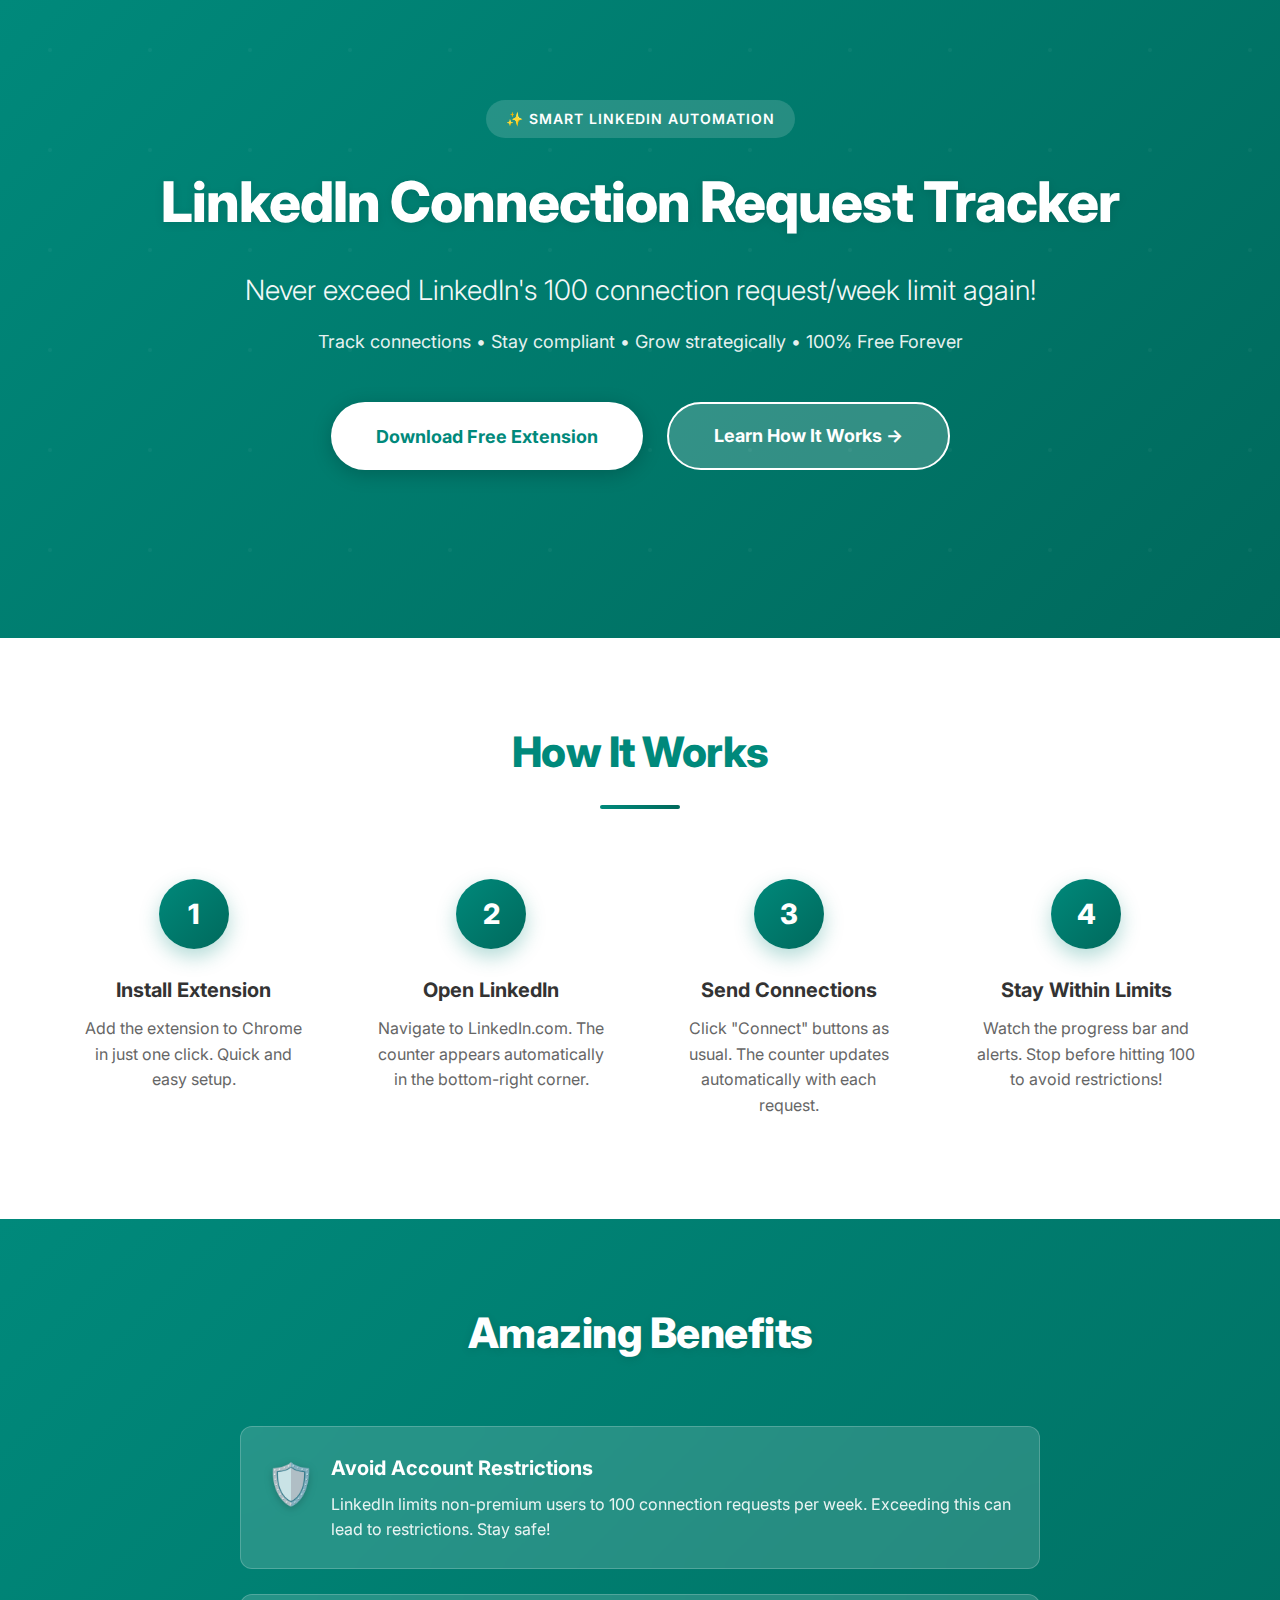
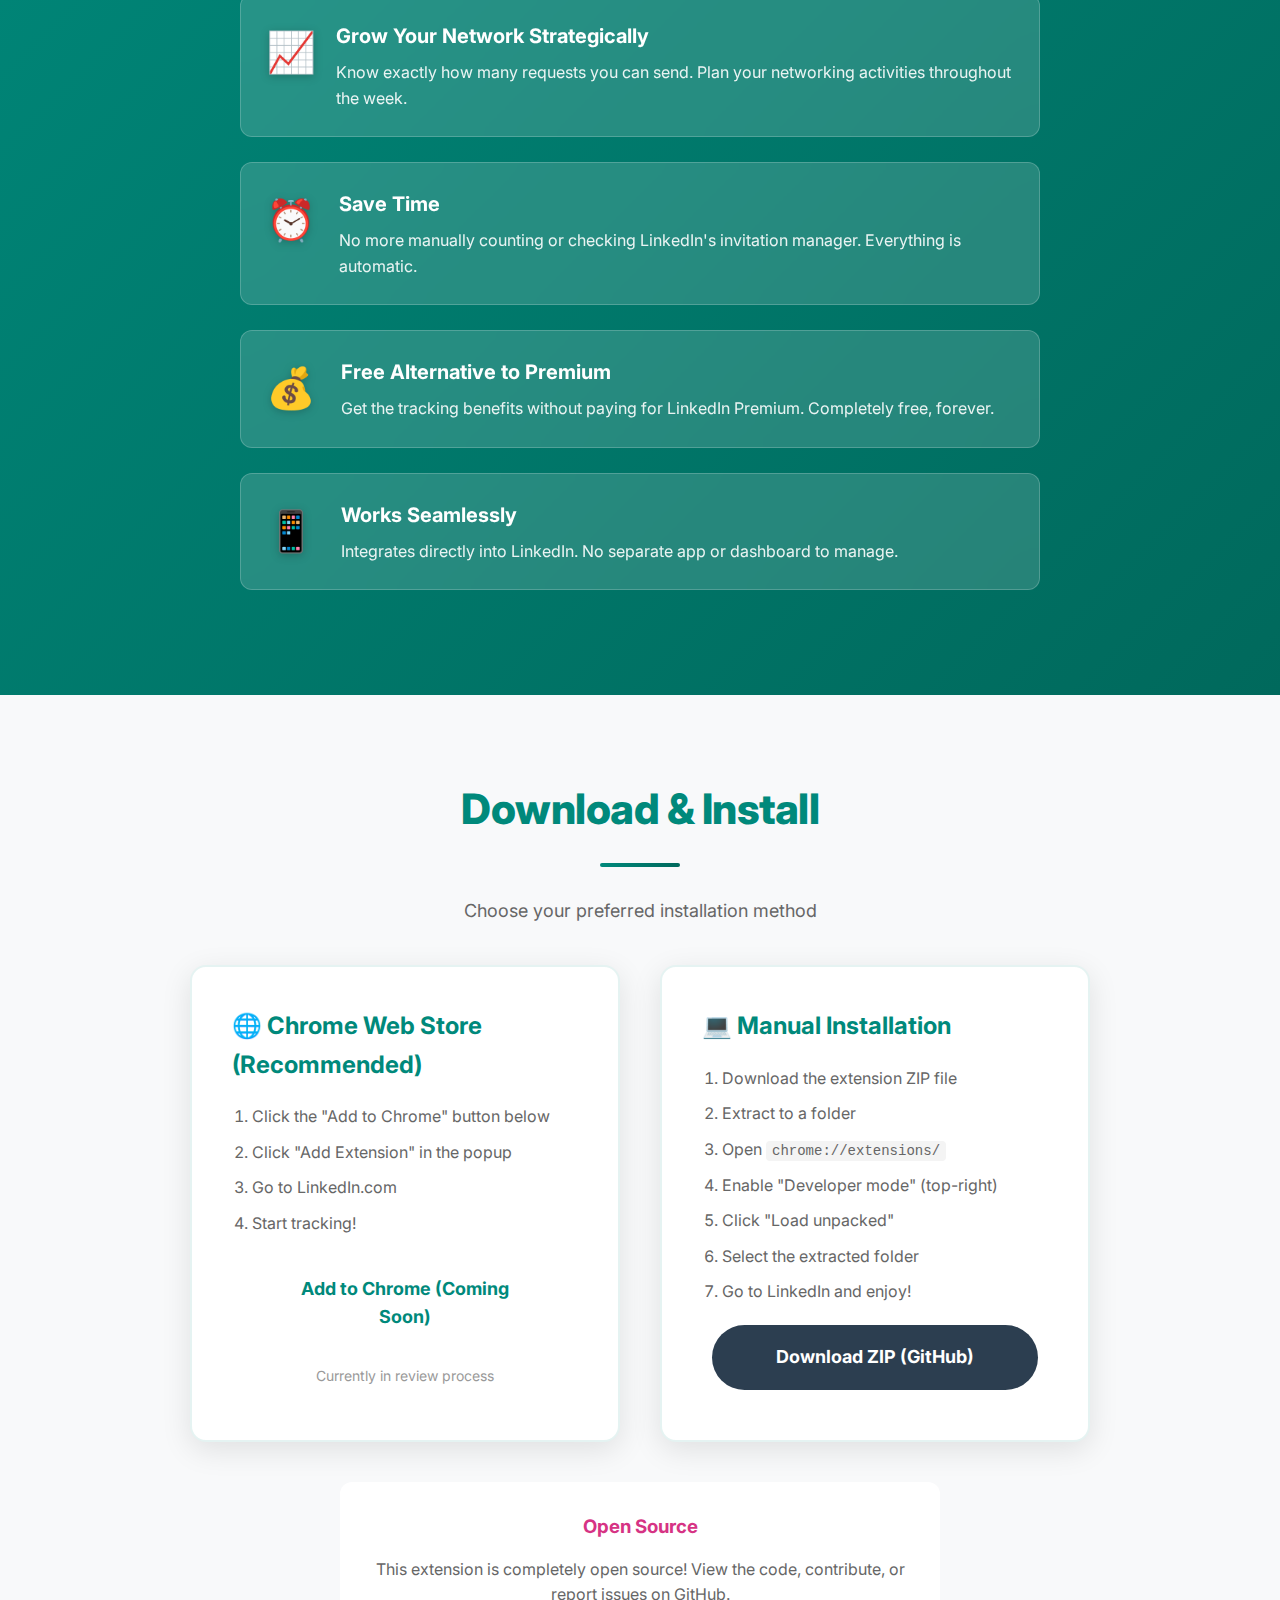
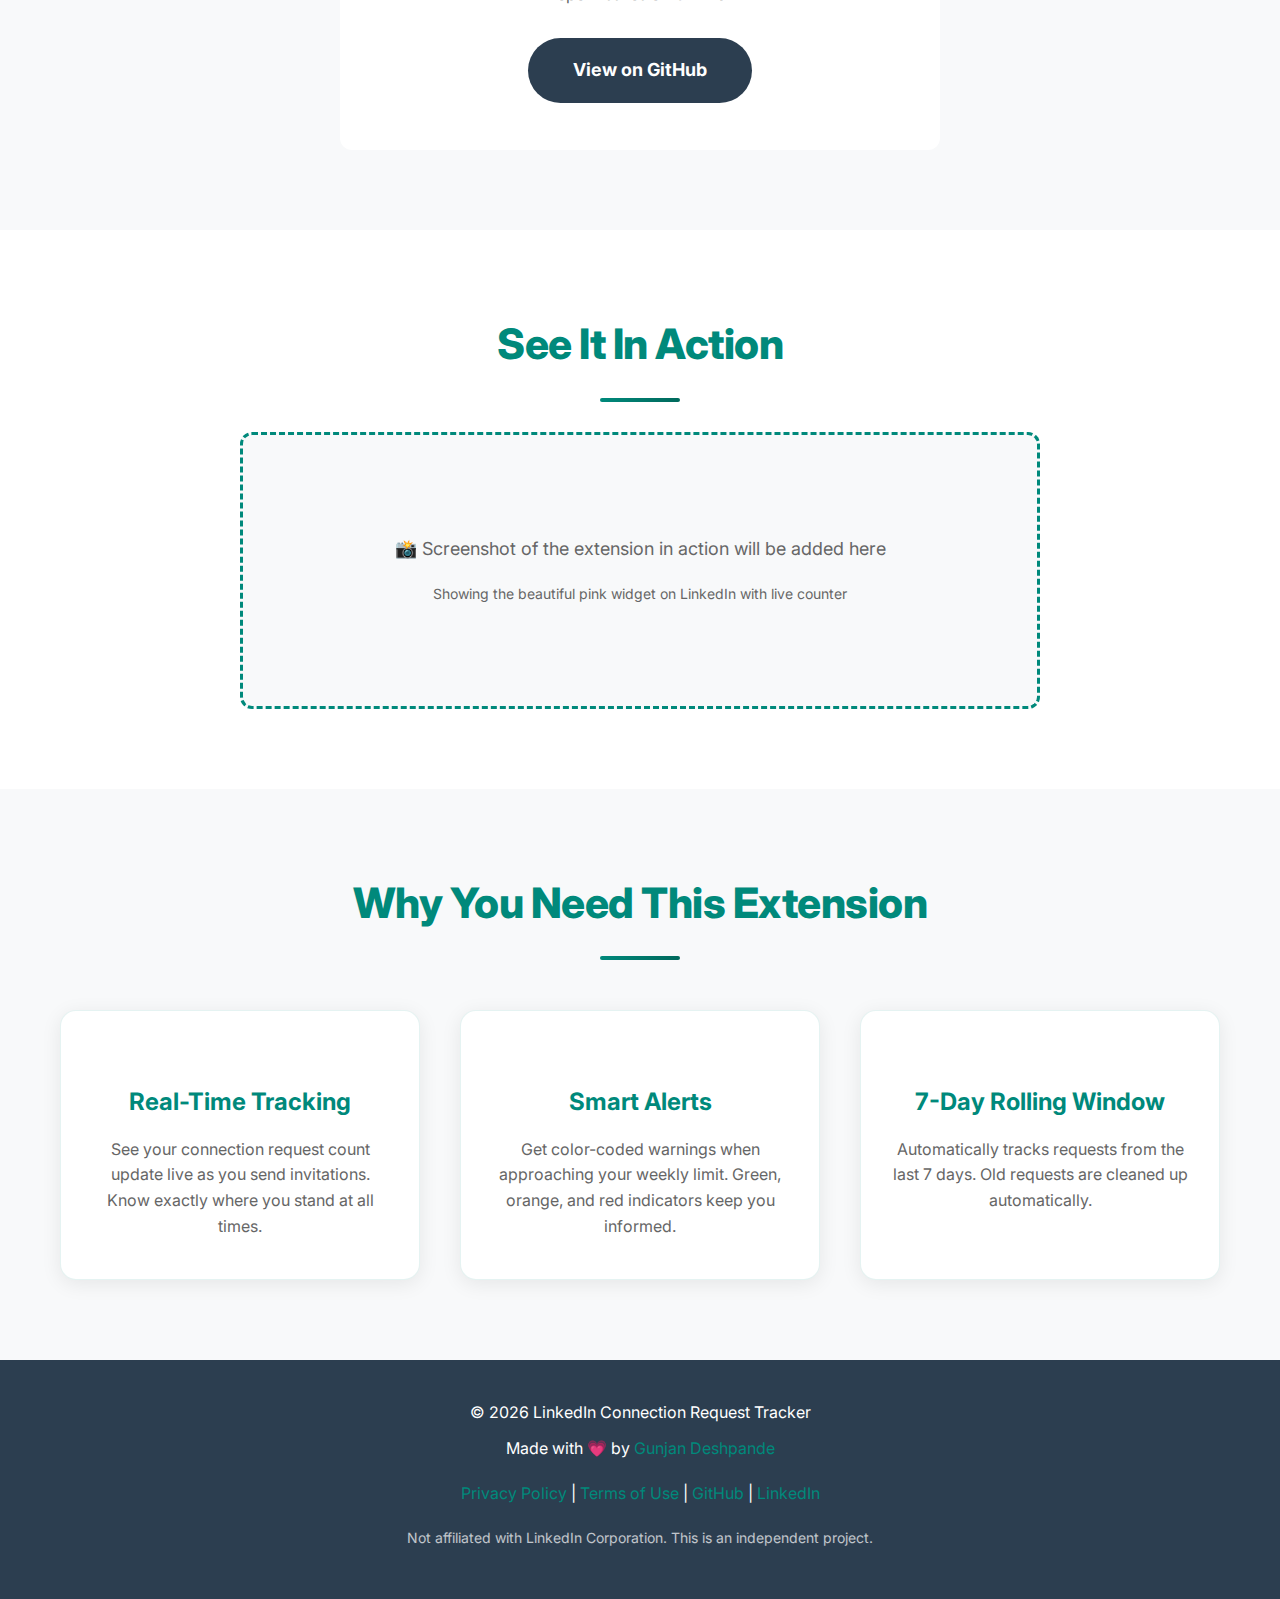
<file: docs/index.html>
<!DOCTYPE html>
<html lang="en">
<head>
    <meta charset="UTF-8">
    <meta name="viewport" content="width=device-width, initial-scale=1.0">
    <meta name="description" content="Track your LinkedIn connection requests and stay within the 100/week limit with our free Chrome extension">
    <title>LinkedIn Connection Request Tracker - Free Chrome Extension</title>
    <link rel="preconnect" href="https://fonts.googleapis.com">
    <link rel="preconnect" href="https://fonts.gstatic.com" crossorigin>
    <link href="https://fonts.googleapis.com/css2?family=Inter:wght@300;400;500;600;700;800;900&display=swap" rel="stylesheet">
    <style>
        * {
            margin: 0;
            padding: 0;
            box-sizing: border-box;
        }

        body {
            font-family: 'Inter', -apple-system, BlinkMacSystemFont, 'Segoe UI', Roboto, sans-serif;
            line-height: 1.6;
            color: #333;
            overflow-x: hidden;
            -webkit-font-smoothing: antialiased;
            -moz-osx-font-smoothing: grayscale;
        }

        @keyframes fadeInUp {
            from {
                opacity: 0;
                transform: translateY(30px);
            }
            to {
                opacity: 1;
                transform: translateY(0);
            }
        }

        @keyframes pulse {
            0%, 100% { transform: scale(1); }
            50% { transform: scale(1.05); }
        }

        @keyframes float {
            0%, 100% { transform: translateY(0px); }
            50% { transform: translateY(-10px); }
        }

        /* Header */
        header {
            background: linear-gradient(135deg, #00897b 0%, #00695c 100%);
            color: white;
            padding: 100px 20px 120px;
            text-align: center;
            position: relative;
            overflow: hidden;
        }

        header::before {
            content: '';
            position: absolute;
            top: 0;
            left: 0;
            right: 0;
            bottom: 0;
            background: url('data:image/svg+xml,<svg width="100" height="100" xmlns="http://www.w3.org/2000/svg"><circle cx="50" cy="50" r="2" fill="rgba(255,255,255,0.1)"/></svg>');
            opacity: 0.4;
        }

        header > * {
            position: relative;
            z-index: 1;
        }

        header h1 {
            font-size: 56px;
            margin-bottom: 20px;
            font-weight: 800;
            letter-spacing: -1px;
            animation: fadeInUp 0.8s ease-out;
            text-shadow: 0 2px 10px rgba(0,0,0,0.1);
        }

        header p {
            font-size: 24px;
            margin-bottom: 30px;
            opacity: 0.95;
            animation: fadeInUp 0.8s ease-out 0.2s both;
        }

        .badge {
            display: inline-block;
            background: rgba(255,255,255,0.2);
            backdrop-filter: blur(10px);
            padding: 8px 24px;
            border-radius: 25px;
            font-size: 13px;
            font-weight: 700;
            letter-spacing: 1.5px;
            text-transform: uppercase;
            border: 1px solid rgba(255,255,255,0.3);
            animation: fadeInUp 0.8s ease-out 0.1s both;
        }

        .cta-button {
            display: inline-block;
            background: white;
            color: #00897b;
            padding: 18px 45px;
            text-decoration: none;
            border-radius: 35px;
            font-size: 18px;
            font-weight: 700;
            transition: all 0.3s cubic-bezier(0.4, 0, 0.2, 1);
            margin: 10px;
            animation: fadeInUp 0.8s ease-out 0.4s both;
            position: relative;
            overflow: hidden;
        }

        .cta-button::before {
            content: '';
            position: absolute;
            top: 50%;
            left: 50%;
            width: 0;
            height: 0;
            border-radius: 50%;
            background: rgba(0, 137, 123, 0.1);
            transform: translate(-50%, -50%);
            transition: width 0.6s, height 0.6s;
        }

        .cta-button:hover::before {
            width: 300px;
            height: 300px;
        }

        .cta-button:hover {
            transform: translateY(-3px);
            box-shadow: 0 12px 35px rgba(0,0,0,0.25);
        }

        .cta-button.secondary {
            background: rgba(255,255,255,0.2);
            color: white;
            border: 2px solid white;
        }

        /* Container */
        .container {
            max-width: 1200px;
            margin: 0 auto;
            padding: 0 20px;
        }

        /* Features Section */
        .features {
            padding: 80px 20px;
            background: #f8f9fa;
        }

        .features h2 {
            text-align: center;
            font-size: 42px;
            margin-bottom: 20px;
            color: #00897b;
            font-weight: 800;
            letter-spacing: -0.5px;
        }

        .features h2::after {
            content: '';
            display: block;
            width: 80px;
            height: 4px;
            background: linear-gradient(90deg, #00897b, #00695c);
            margin: 20px auto 50px;
            border-radius: 2px;
        }

        .features-grid {
            display: grid;
            grid-template-columns: repeat(auto-fit, minmax(300px, 1fr));
            gap: 40px;
            margin-top: 40px;
        }

        .feature-card {
            background: white;
            padding: 40px 30px;
            border-radius: 16px;
            box-shadow: 0 4px 20px rgba(0,0,0,0.08);
            text-align: center;
            transition: all 0.4s cubic-bezier(0.4, 0, 0.2, 1);
            border: 1px solid rgba(0, 137, 123, 0.1);
            position: relative;
            overflow: hidden;
        }

        .feature-card::before {
            content: '';
            position: absolute;
            top: 0;
            left: 0;
            right: 0;
            height: 4px;
            background: linear-gradient(90deg, #00897b, #00695c);
            transform: scaleX(0);
            transition: transform 0.4s;
        }

        .feature-card:hover {
            transform: translateY(-10px);
            box-shadow: 0 12px 40px rgba(0, 137, 123, 0.15);
        }

        .feature-card:hover::before {
            transform: scaleX(1);
        }

        .feature-icon {
            font-size: 64px;
            margin-bottom: 25px;
            display: inline-block;
            animation: float 3s ease-in-out infinite;
            filter: drop-shadow(0 4px 8px rgba(0,0,0,0.1));
        }

        .feature-card:hover .feature-icon {
            animation: pulse 0.6s ease-in-out;
        }

        .feature-card h3 {
            font-size: 24px;
            margin-bottom: 15px;
            color: #00897b;
        }

        .feature-card p {
            color: #666;
            font-size: 16px;
        }

        /* How It Works */
        .how-it-works {
            padding: 80px 20px;
        }

        .how-it-works h2 {
            text-align: center;
            font-size: 42px;
            margin-bottom: 20px;
            color: #00897b;
            font-weight: 800;
            letter-spacing: -0.5px;
        }

        .how-it-works h2::after {
            content: '';
            display: block;
            width: 80px;
            height: 4px;
            background: linear-gradient(90deg, #00897b, #00695c);
            margin: 20px auto 50px;
            border-radius: 2px;
        }

        .steps {
            display: grid;
            grid-template-columns: repeat(auto-fit, minmax(250px, 1fr));
            gap: 30px;
            margin-top: 40px;
        }

        .step {
            text-align: center;
            padding: 20px;
        }

        .step-number {
            display: inline-block;
            width: 70px;
            height: 70px;
            background: linear-gradient(135deg, #00897b, #00695c);
            color: white;
            border-radius: 50%;
            line-height: 70px;
            font-size: 28px;
            font-weight: 800;
            margin-bottom: 25px;
            box-shadow: 0 8px 20px rgba(0, 137, 123, 0.3);
            transition: transform 0.3s;
        }

        .step:hover .step-number {
            transform: scale(1.1) rotate(5deg);
        }

        .step h3 {
            font-size: 20px;
            margin-bottom: 10px;
            color: #333;
        }

        .step p {
            color: #666;
        }

        /* Benefits */
        .benefits {
            padding: 80px 20px;
            background: linear-gradient(135deg, #00897b 0%, #00695c 100%);
            color: white;
        }

        .benefits h2 {
            text-align: center;
            font-size: 42px;
            margin-bottom: 60px;
            font-weight: 800;
            letter-spacing: -0.5px;
            text-shadow: 0 2px 10px rgba(0,0,0,0.1);
        }

        .benefits-list {
            max-width: 800px;
            margin: 0 auto;
        }

        .benefit-item {
            display: flex;
            align-items: flex-start;
            margin-bottom: 25px;
            padding: 25px;
            background: rgba(255,255,255,0.15);
            border-radius: 12px;
            backdrop-filter: blur(10px);
            border: 1px solid rgba(255,255,255,0.2);
            transition: all 0.3s;
        }

        .benefit-item:hover {
            background: rgba(255,255,255,0.2);
            transform: translateX(10px);
        }

        .benefit-item .icon {
            font-size: 40px;
            margin-right: 25px;
            filter: drop-shadow(0 2px 4px rgba(0,0,0,0.2));
            min-width: 40px;
        }

        .benefit-item h3 {
            font-size: 20px;
            margin-bottom: 8px;
        }

        .benefit-item p {
            opacity: 0.9;
        }

        /* Installation */
        .installation {
            padding: 80px 20px;
            background: #f8f9fa;
        }

        .installation h2 {
            text-align: center;
            font-size: 42px;
            margin-bottom: 20px;
            color: #00897b;
            font-weight: 800;
            letter-spacing: -0.5px;
        }

        .installation h2::after {
            content: '';
            display: block;
            width: 80px;
            height: 4px;
            background: linear-gradient(90deg, #00897b, #00695c);
            margin: 20px auto 30px;
            border-radius: 2px;
        }

        .install-options {
            display: grid;
            grid-template-columns: repeat(auto-fit, minmax(350px, 1fr));
            gap: 40px;
            max-width: 900px;
            margin: 40px auto;
        }

        .install-card {
            background: white;
            padding: 40px;
            border-radius: 16px;
            box-shadow: 0 8px 30px rgba(0,0,0,0.1);
            border: 2px solid rgba(0, 137, 123, 0.1);
            transition: all 0.3s;
            position: relative;
        }

        .install-card:hover {
            box-shadow: 0 12px 40px rgba(0, 137, 123, 0.2);
            transform: translateY(-5px);
        }

        .install-card h3 {
            font-size: 24px;
            margin-bottom: 20px;
            color: #00897b;
        }

        .install-card ol {
            margin-left: 20px;
            margin-bottom: 20px;
        }

        .install-card li {
            margin-bottom: 10px;
            color: #666;
        }

        .install-card code {
            background: #f4f4f4;
            padding: 2px 6px;
            border-radius: 4px;
            font-size: 14px;
        }

        /* Screenshot */
        .screenshot {
            padding: 80px 20px;
            text-align: center;
        }

        .screenshot h2 {
            font-size: 42px;
            margin-bottom: 20px;
            color: #00897b;
            font-weight: 800;
            letter-spacing: -0.5px;
        }

        .screenshot h2::after {
            content: '';
            display: block;
            width: 80px;
            height: 4px;
            background: linear-gradient(90deg, #00897b, #00695c);
            margin: 20px auto 30px;
            border-radius: 2px;
        }

        .screenshot-placeholder {
            max-width: 800px;
            margin: 0 auto;
            background: #f8f9fa;
            border-radius: 12px;
            padding: 100px 40px;
            border: 3px dashed #00897b;
        }

        .screenshot-placeholder p {
            color: #666;
            font-size: 18px;
        }

        /* Footer */
        footer {
            background: #2c3e50;
            color: white;
            padding: 40px 20px;
            text-align: center;
        }

        footer p {
            margin-bottom: 10px;
        }

        footer a {
            color: #00897b;
            text-decoration: none;
        }

        footer a:hover {
            text-decoration: underline;
        }

        /* Responsive */
        @media (max-width: 768px) {
            header h1 {
                font-size: 36px;
            }

            header p {
                font-size: 18px;
            }

            .features h2, .how-it-works h2, .benefits h2, .installation h2, .screenshot h2 {
                font-size: 28px;
            }
        }
    </style>
</head>
<body>
    <!-- Header -->
    <header>
        <div style="display: inline-block; background: rgba(255,255,255,0.15); padding: 8px 20px; border-radius: 20px; margin-bottom: 20px; font-size: 14px; font-weight: 600; letter-spacing: 1px;">
            ✨ SMART LINKEDIN AUTOMATION
        </div>
        <h1> LinkedIn Connection Request Tracker</h1>
        <p style="font-size: 28px; font-weight: 300; margin-bottom: 15px;">Never exceed LinkedIn's 100 connection request/week limit again!</p>
        <p style="font-size: 18px; opacity: 0.9; margin-bottom: 35px;">
            Track connections • Stay compliant • Grow strategically • 100% Free Forever
        </p>
        <div>
            <a href="linkedin-request-tracker-v1.0.0.zip" download="linkedin-request-tracker-v1.0.0.zip" class="cta-button" style="box-shadow: 0 4px 20px rgba(0,0,0,0.2);">
                <span style="font-size: 20px;"></span> Download Free Extension
            </a>
            <a href="#how-it-works" class="cta-button secondary">Learn How It Works →</a>
        </div>
        <p style="margin-top: 25px; font-size: 14px; opacity: 0.8;">
        </p>
    </header>

    <!-- How It Works -->
    <section class="how-it-works" id="how-it-works">
        <div class="container">
            <h2>How It Works</h2>
            <div class="steps">
                <div class="step">
                    <div class="step-number">1</div>
                    <h3>Install Extension</h3>
                    <p>Add the extension to Chrome in just one click. Quick and easy setup.</p>
                </div>
                <div class="step">
                    <div class="step-number">2</div>
                    <h3>Open LinkedIn</h3>
                    <p>Navigate to LinkedIn.com. The counter appears automatically in the bottom-right corner.</p>
                </div>
                <div class="step">
                    <div class="step-number">3</div>
                    <h3>Send Connections</h3>
                    <p>Click "Connect" buttons as usual. The counter updates automatically with each request.</p>
                </div>
                <div class="step">
                    <div class="step-number">4</div>
                    <h3>Stay Within Limits</h3>
                    <p>Watch the progress bar and alerts. Stop before hitting 100 to avoid restrictions!</p>
                </div>
            </div>
        </div>
    </section>

    <!-- Benefits -->
    <section class="benefits">
        <div class="container">
            <h2>Amazing Benefits</h2>
            <div class="benefits-list">
                <div class="benefit-item">
                    <div class="icon">🛡️</div>
                    <div>
                        <h3>Avoid Account Restrictions</h3>
                        <p>LinkedIn limits non-premium users to 100 connection requests per week. Exceeding this can lead to restrictions. Stay safe!</p>
                    </div>
                </div>
                <div class="benefit-item">
                    <div class="icon">📈</div>
                    <div>
                        <h3>Grow Your Network Strategically</h3>
                        <p>Know exactly how many requests you can send. Plan your networking activities throughout the week.</p>
                    </div>
                </div>
                <div class="benefit-item">
                    <div class="icon">⏰</div>
                    <div>
                        <h3>Save Time</h3>
                        <p>No more manually counting or checking LinkedIn's invitation manager. Everything is automatic.</p>
                    </div>
                </div>
                <div class="benefit-item">
                    <div class="icon">💰</div>
                    <div>
                        <h3>Free Alternative to Premium</h3>
                        <p>Get the tracking benefits without paying for LinkedIn Premium. Completely free, forever.</p>
                    </div>
                </div>
                <div class="benefit-item">
                    <div class="icon">📱</div>
                    <div>
                        <h3>Works Seamlessly</h3>
                        <p>Integrates directly into LinkedIn. No separate app or dashboard to manage.</p>
                    </div>
                </div>
            </div>
        </div>
    </section>

    <!-- Installation -->
    <section class="installation" id="installation">
        <div class="container">
            <h2>Download & Install</h2>
            <p style="text-align: center; color: #666; font-size: 18px; margin-bottom: 40px;">
                Choose your preferred installation method
            </p>
            
            <div class="install-options">
                <!-- Chrome Web Store -->
                <div class="install-card">
                    <h3>🌐 Chrome Web Store (Recommended)</h3>
                    <ol>
                        <li>Click the "Add to Chrome" button below</li>
                        <li>Click "Add Extension" in the popup</li>
                        <li>Go to LinkedIn.com</li>
                        <li>Start tracking!</li>
                    </ol>
                    <a href="#" class="cta-button" style="display: block; text-align: center;">
                        Add to Chrome (Coming Soon)
                    </a>
                    <p style="text-align: center; margin-top: 15px; font-size: 14px; color: #999;">
                        Currently in review process
                    </p>
                </div>

                <!-- Manual Install -->
                <div class="install-card">
                    <h3>💻 Manual Installation</h3>
                    <ol>
                        <li>Download the extension ZIP file</li>
                        <li>Extract to a folder</li>
                        <li>Open <code>chrome://extensions/</code></li>
                        <li>Enable "Developer mode" (top-right)</li>
                        <li>Click "Load unpacked"</li>
                        <li>Select the extracted folder</li>
                        <li>Go to LinkedIn and enjoy!</li>
                    </ol>
                    <a href="https://github.com/yourusername/linkedin-tracker/releases" class="cta-button" style="display: block; text-align: center; background: #2c3e50; color: white;">
                        Download ZIP (GitHub)
                    </a>
                </div>
            </div>

            <div style="text-align: center; margin-top: 40px; padding: 30px; background: white; border-radius: 12px; max-width: 600px; margin-left: auto; margin-right: auto;">
                <h3 style="color: #d63384; margin-bottom: 15px;">Open Source</h3>
                <p style="color: #666; margin-bottom: 20px;">
                    This extension is completely open source! View the code, contribute, or report issues on GitHub.
                </p>
                <a href="https://github.com/yourusername/linkedin-tracker" class="cta-button" style="background: #2c3e50; color: white;">
                    View on GitHub
                </a>
            </div>
        </div>
    </section>

    <!-- Screenshot -->
    <section class="screenshot">
        <div class="container">
            <h2>See It In Action</h2>
            <div class="screenshot-placeholder">
                <p>📸 Screenshot of the extension in action will be added here</p>
                <p style="margin-top: 20px; font-size: 14px;">
                    Showing the beautiful pink widget on LinkedIn with live counter
                </p>
            </div>
        </div>
    </section>
 <!-- Features -->
    <section class="features">
        <div class="container">
            <h2>Why You Need This Extension</h2>
            <div class="features-grid">
                <div class="feature-card">
                    <div class="feature-icon"></div>
                    <h3>Real-Time Tracking</h3>
                    <p>See your connection request count update live as you send invitations. Know exactly where you stand at all times.</p>
                </div>
                <div class="feature-card">
                    <div class="feature-icon"></div>
                    <h3>Smart Alerts</h3>
                    <p>Get color-coded warnings when approaching your weekly limit. Green, orange, and red indicators keep you informed.</p>
                </div>
                <div class="feature-card">
                    <div class="feature-icon"></div>
                    <h3>7-Day Rolling Window</h3>
                    <p>Automatically tracks requests from the last 7 days. Old requests are cleaned up automatically.</p>
                </div>
            </div>
        </div>
    </section>
    <!-- Footer -->
    <footer>
        <div class="container">
            <p>&copy; 2026 LinkedIn Connection Request Tracker</p>
            <p>Made with 💗 by <a href="#">Gunjan Deshpande</a></p>
            <p style="margin-top: 20px;">
                <a href="#">Privacy Policy</a> | 
                <a href="#">Terms of Use</a> | 
                <a href="https://github.com/Gunjan-D">GitHub</a> | 
                <a href="https://www.linkedin.com/in/gunjan-deshpande/">LinkedIn</a>
            </p>
            <p style="margin-top: 20px; font-size: 14px; opacity: 0.7;">
                Not affiliated with LinkedIn Corporation. This is an independent project.
            </p>
        </div>
    </footer>

    <!-- Simple Analytics (Optional) -->
    <script>
        // Add smooth scrolling
        document.querySelectorAll('a[href^="#"]').forEach(anchor => {
            anchor.addEventListener('click', function (e) {
                e.preventDefault();
                const target = document.querySelector(this.getAttribute('href'));
                if (target) {
                    target.scrollIntoView({
                        behavior: 'smooth',
                        block: 'start'
                    });
                }
            });
        });
    </script>
</body>
</html>
</file>
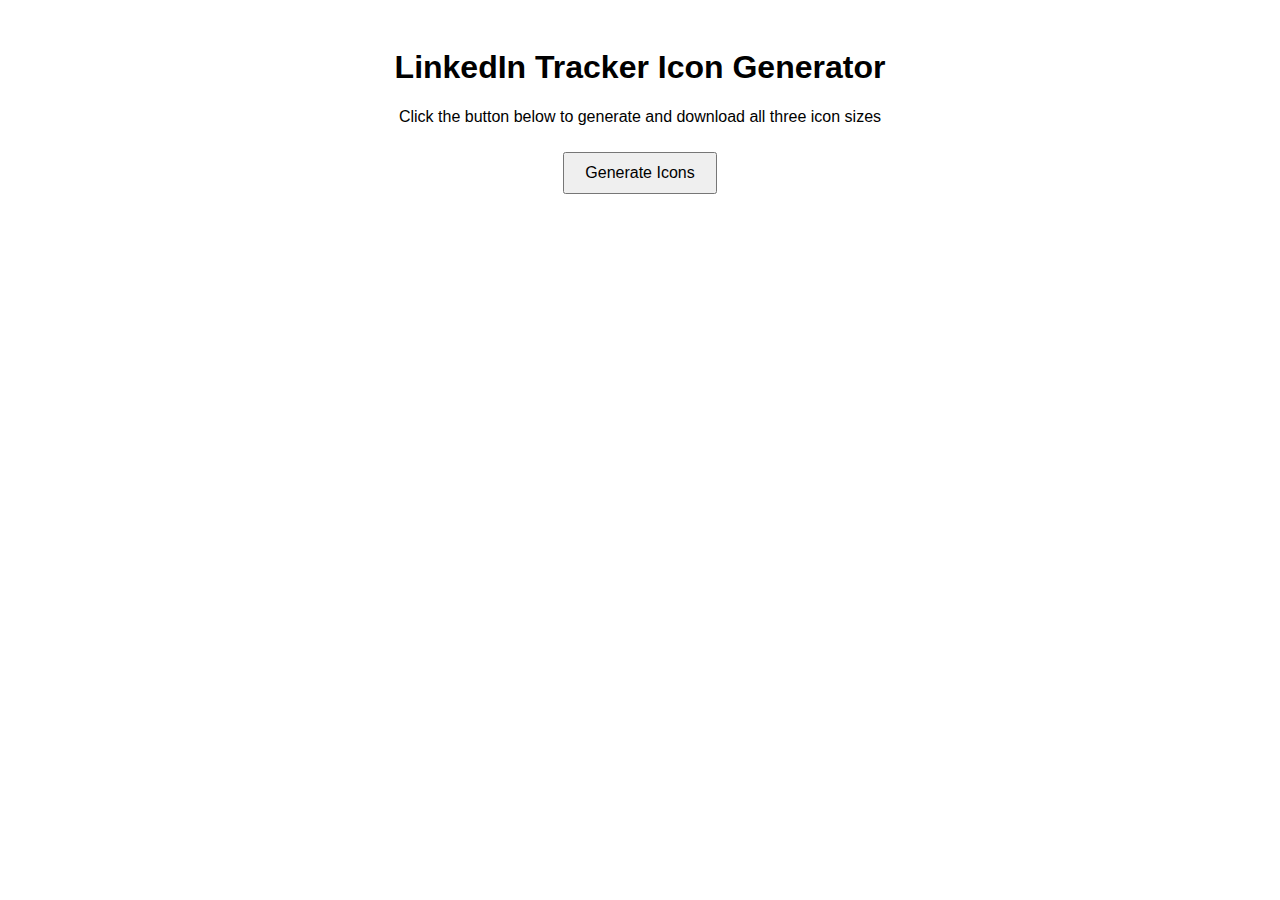
<file: generate-icons.html>
<!DOCTYPE html>
<html>
<head>
    <title>Icon Generator</title>
    <style>
        body {
            font-family: Arial, sans-serif;
            padding: 20px;
            text-align: center;
        }
        canvas {
            border: 1px solid #ccc;
            margin: 10px;
        }
        button {
            padding: 10px 20px;
            font-size: 16px;
            margin: 10px;
            cursor: pointer;
        }
    </style>
</head>
<body>
    <h1>LinkedIn Tracker Icon Generator</h1>
    <p>Click the button below to generate and download all three icon sizes</p>
    <button onclick="generateIcons()">Generate Icons</button>
    <div id="canvases"></div>

    <script>
        function generateIcons() {
            const sizes = [16, 48, 128];
            const container = document.getElementById('canvases');
            container.innerHTML = '';

            sizes.forEach(size => {
                const canvas = document.createElement('canvas');
                canvas.width = size;
                canvas.height = size;
                const ctx = canvas.getContext('2d');

                // Background gradient (LinkedIn blue)
                const gradient = ctx.createLinearGradient(0, 0, size, size);
                gradient.addColorStop(0, '#0a66c2');
                gradient.addColorStop(1, '#004182');
                ctx.fillStyle = gradient;
                ctx.fillRect(0, 0, size, size);

                // White circle background
                ctx.fillStyle = 'white';
                ctx.beginPath();
                ctx.arc(size / 2, size / 2, size * 0.35, 0, 2 * Math.PI);
                ctx.fill();

                // Number "100" or counter icon
                ctx.fillStyle = '#0a66c2';
                ctx.font = `bold ${size * 0.3}px Arial`;
                ctx.textAlign = 'center';
                ctx.textBaseline = 'middle';
                
                if (size >= 48) {
                    ctx.fillText('100', size / 2, size / 2);
                } else {
                    // For small icon, just use a simple design
                    ctx.fillRect(size * 0.35, size * 0.4, size * 0.3, size * 0.05);
                    ctx.fillRect(size * 0.35, size * 0.5, size * 0.3, size * 0.05);
                    ctx.fillRect(size * 0.35, size * 0.6, size * 0.3, size * 0.05);
                }

                container.appendChild(canvas);

                // Download link
                canvas.toBlob(blob => {
                    const url = URL.createObjectURL(blob);
                    const link = document.createElement('a');
                    link.href = url;
                    link.download = `icon${size}.png`;
                    link.textContent = `Download icon${size}.png`;
                    link.style.display = 'block';
                    link.style.margin = '10px';
                    container.appendChild(link);
                });
            });
        }
    </script>
</body>
</html>
</file>
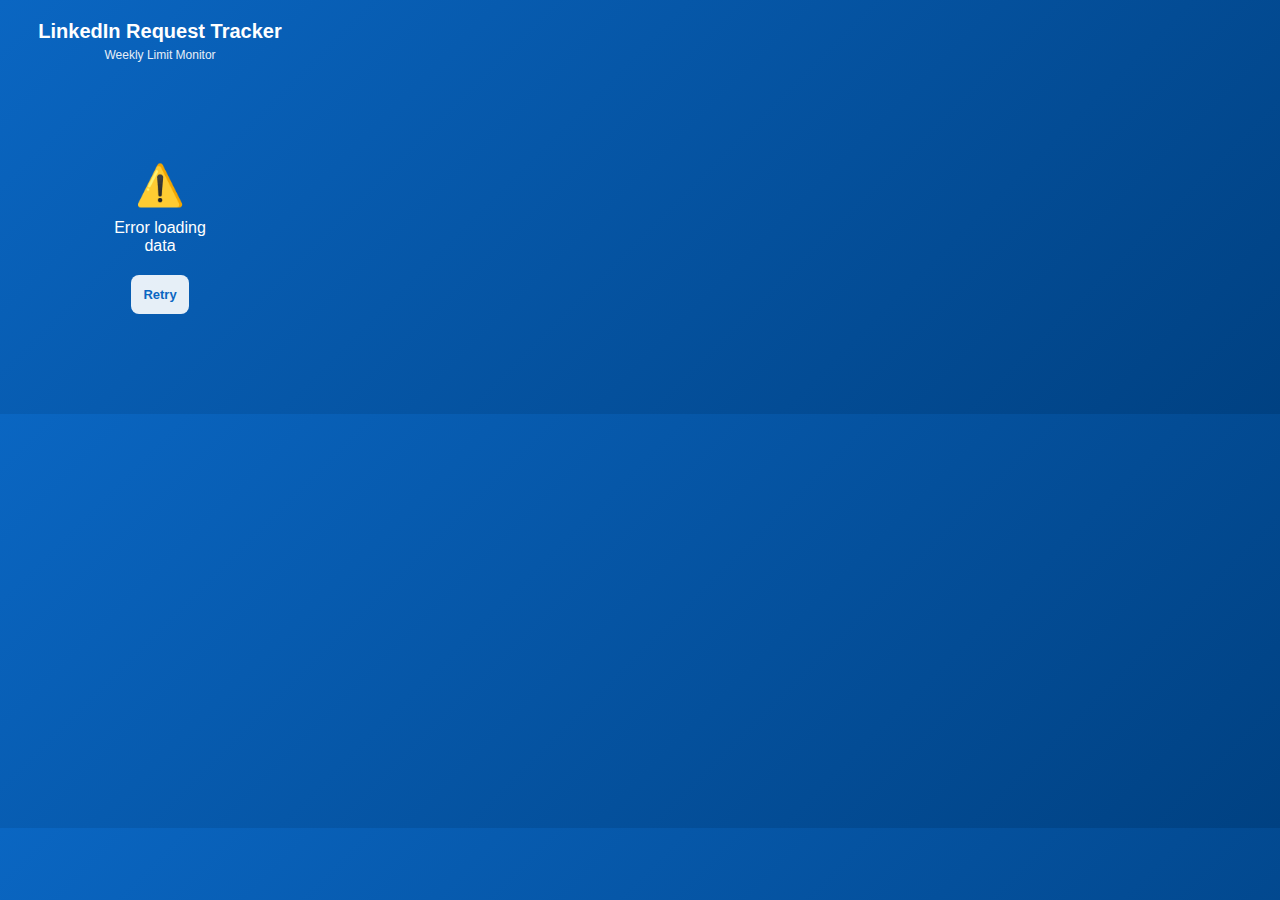
<file: popup.html>
<!DOCTYPE html>
<html lang="en">
<head>
  <meta charset="UTF-8">
  <meta name="viewport" content="width=device-width, initial-scale=1.0">
  <title>LinkedIn Request Tracker</title>
  <style>
    body {
      width: 320px;
      min-height: 400px;
      margin: 0;
      padding: 0;
      font-family: -apple-system, BlinkMacSystemFont, 'Segoe UI', Roboto, Oxygen, Ubuntu, Cantarell, sans-serif;
      background: linear-gradient(135deg, #0a66c2 0%, #004182 100%);
      color: #fff;
    }

    .container {
      padding: 20px;
    }

    .header {
      text-align: center;
      margin-bottom: 20px;
    }

    .header h1 {
      margin: 0 0 5px 0;
      font-size: 20px;
      font-weight: 600;
    }

    .header p {
      margin: 0;
      font-size: 12px;
      opacity: 0.9;
    }

    .stats-card {
      background: rgba(255, 255, 255, 0.1);
      backdrop-filter: blur(10px);
      border-radius: 12px;
      padding: 20px;
      margin-bottom: 15px;
      border: 1px solid rgba(255, 255, 255, 0.2);
    }

    .main-counter {
      text-align: center;
      margin-bottom: 15px;
    }

    .counter-display {
      font-size: 48px;
      font-weight: bold;
      line-height: 1;
      margin-bottom: 5px;
    }

    .counter-label {
      font-size: 14px;
      opacity: 0.9;
    }

    .progress-container {
      background: rgba(0, 0, 0, 0.2);
      border-radius: 10px;
      height: 20px;
      overflow: hidden;
      margin-bottom: 15px;
    }

    .progress-bar {
      height: 100%;
      transition: width 0.3s ease;
      border-radius: 10px;
      display: flex;
      align-items: center;
      justify-content: center;
      font-size: 11px;
      font-weight: 600;
    }

    .progress-safe {
      background: linear-gradient(90deg, #28a745, #20c997);
    }

    .progress-warning {
      background: linear-gradient(90deg, #ff9800, #ffc107);
    }

    .progress-danger {
      background: linear-gradient(90deg, #dc3545, #ff6b6b);
    }

    .info-grid {
      display: grid;
      grid-template-columns: 1fr 1fr;
      gap: 10px;
      margin-bottom: 15px;
    }

    .info-item {
      background: rgba(0, 0, 0, 0.2);
      padding: 12px;
      border-radius: 8px;
      text-align: center;
    }

    .info-value {
      display: block;
      font-size: 24px;
      font-weight: bold;
      margin-bottom: 3px;
    }

    .info-label {
      display: block;
      font-size: 11px;
      opacity: 0.8;
      text-transform: uppercase;
      letter-spacing: 0.5px;
    }

    .status-badge {
      display: inline-block;
      padding: 6px 12px;
      border-radius: 20px;
      font-size: 12px;
      font-weight: 600;
      text-transform: uppercase;
      letter-spacing: 0.5px;
    }

    .status-safe {
      background: #28a745;
    }

    .status-warning {
      background: #ff9800;
    }

    .status-danger {
      background: #dc3545;
    }

    .button-group {
      display: flex;
      gap: 10px;
    }

    button {
      flex: 1;
      padding: 12px;
      border: none;
      border-radius: 8px;
      font-size: 13px;
      font-weight: 600;
      cursor: pointer;
      transition: all 0.2s;
    }

    .btn-primary {
      background: rgba(255, 255, 255, 0.9);
      color: #0a66c2;
    }

    .btn-primary:hover {
      background: #fff;
      transform: translateY(-1px);
    }

    .btn-secondary {
      background: rgba(255, 255, 255, 0.2);
      color: #fff;
    }

    .btn-secondary:hover {
      background: rgba(255, 255, 255, 0.3);
    }

    .history-section {
      margin-top: 15px;
    }

    .history-title {
      font-size: 14px;
      font-weight: 600;
      margin-bottom: 10px;
      opacity: 0.9;
    }

    .history-list {
      background: rgba(0, 0, 0, 0.2);
      border-radius: 8px;
      padding: 10px;
      max-height: 150px;
      overflow-y: auto;
      font-size: 12px;
    }

    .history-item {
      padding: 6px 0;
      border-bottom: 1px solid rgba(255, 255, 255, 0.1);
    }

    .history-item:last-child {
      border-bottom: none;
    }

    .footer {
      text-align: center;
      margin-top: 15px;
      font-size: 11px;
      opacity: 0.7;
    }

    .loading {
      text-align: center;
      padding: 40px;
    }

    .spinner {
      border: 3px solid rgba(255, 255, 255, 0.3);
      border-top: 3px solid white;
      border-radius: 50%;
      width: 40px;
      height: 40px;
      animation: spin 1s linear infinite;
      margin: 0 auto;
    }

    @keyframes spin {
      0% { transform: rotate(0deg); }
      100% { transform: rotate(360deg); }
    }
  </style>
</head>
<body>
  <div class="container">
    <div class="header">
      <h1>LinkedIn Request Tracker</h1>
      <p>Weekly Limit Monitor</p>
    </div>

    <div id="content" class="loading">
      <div class="spinner"></div>
    </div>
  </div>

  <script src="popup.js"></script>
</body>
</html>
</file>
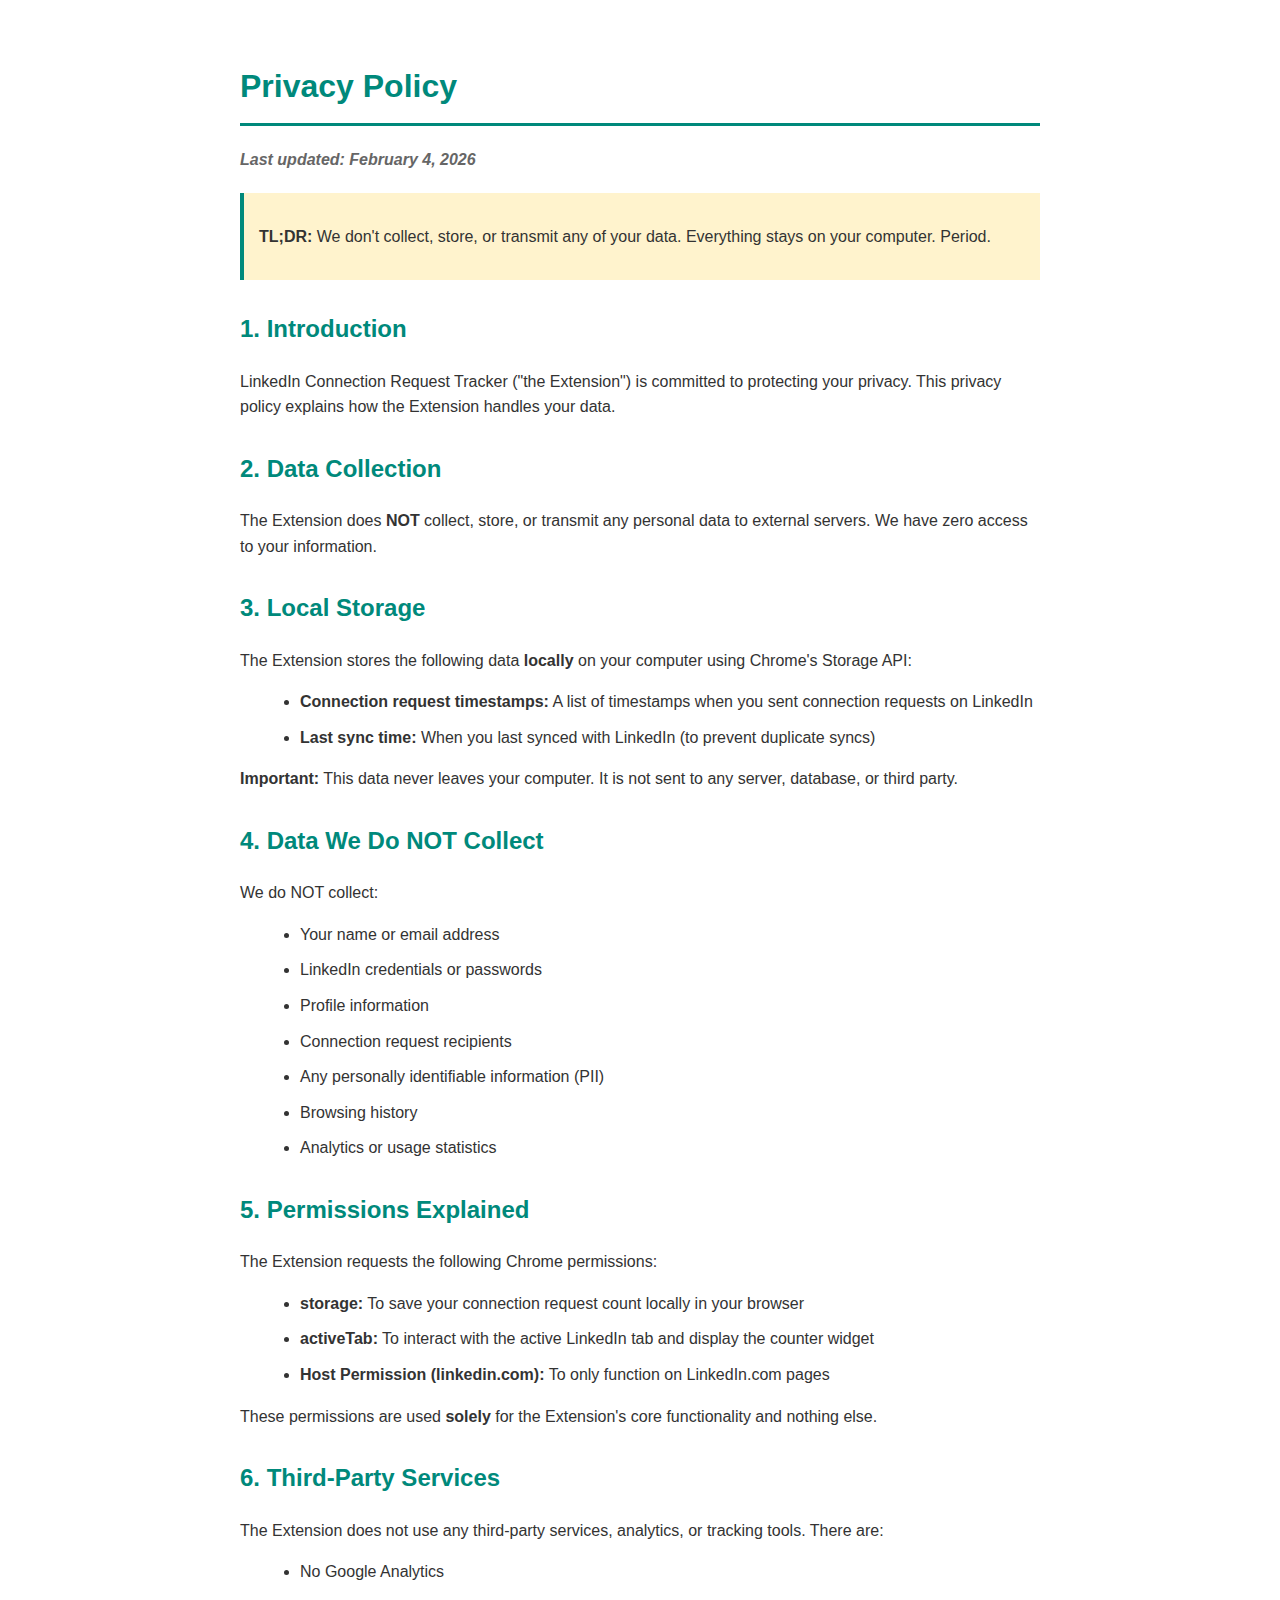
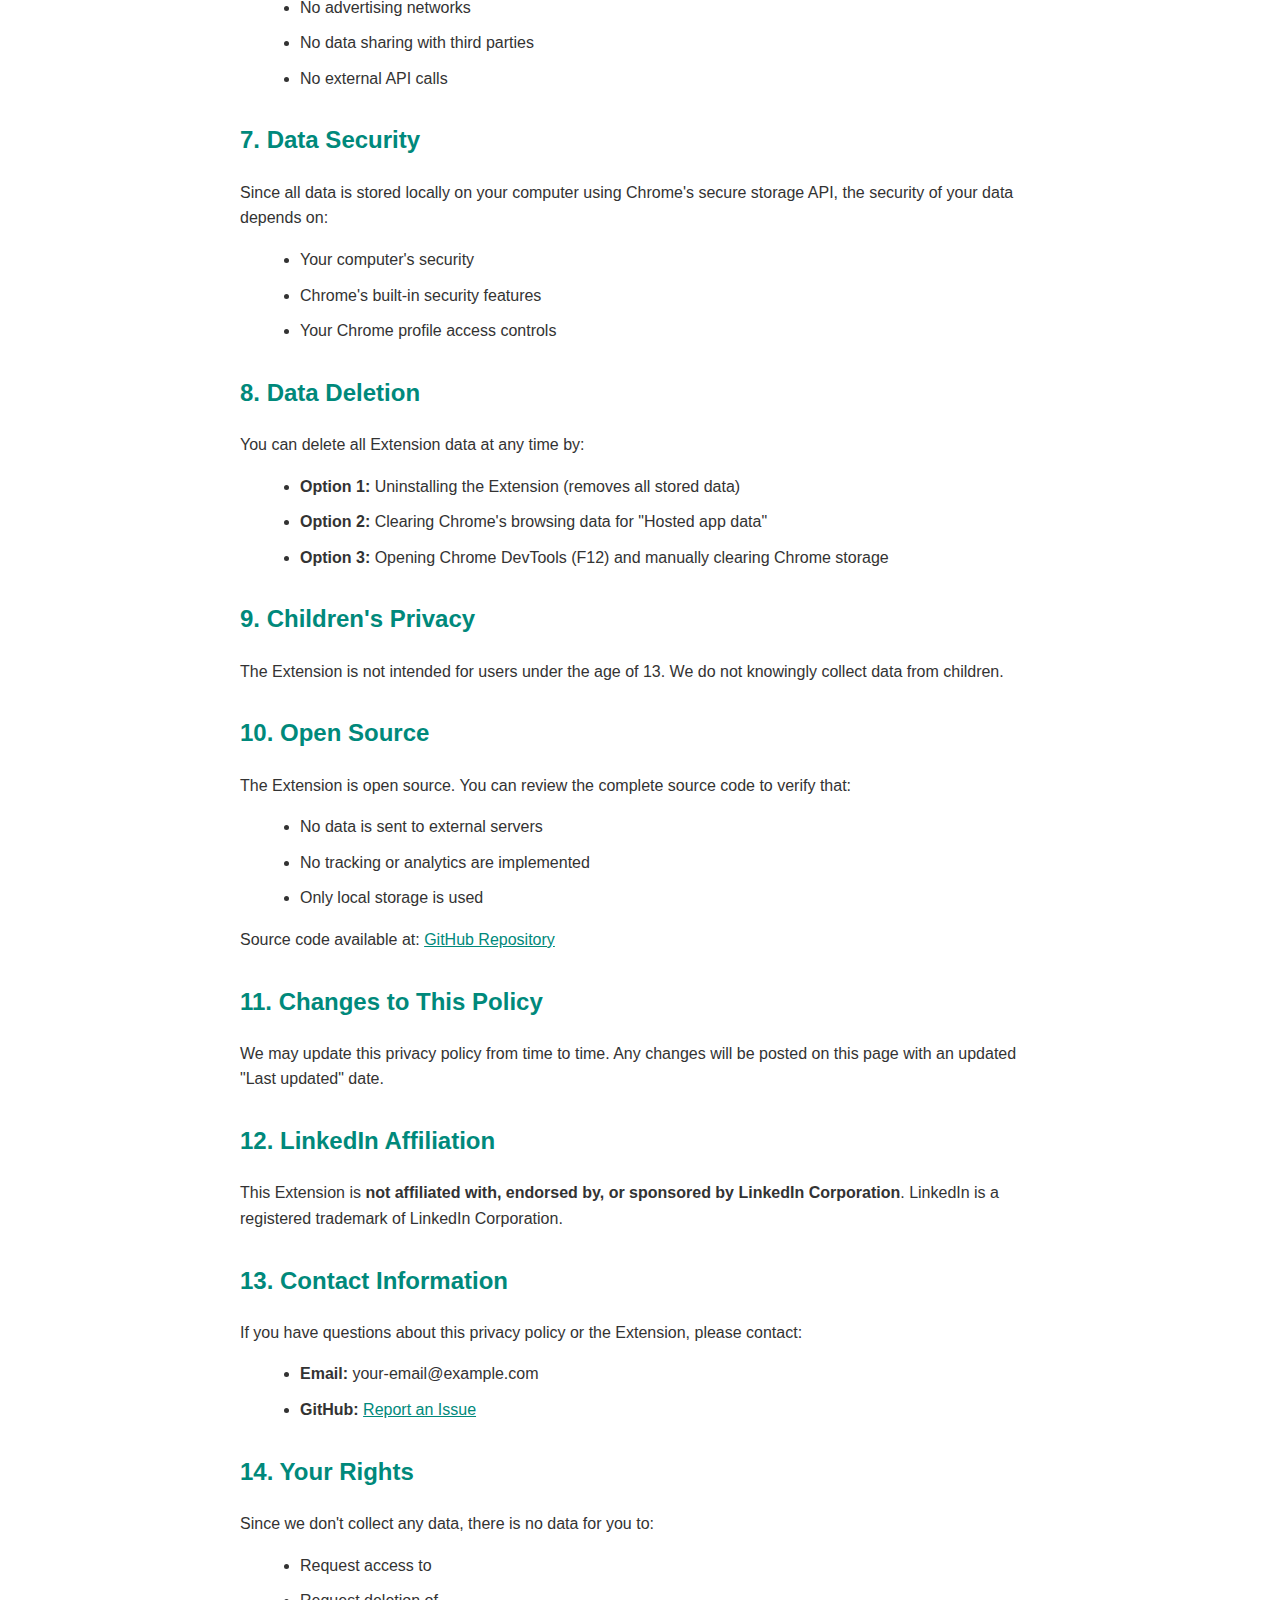
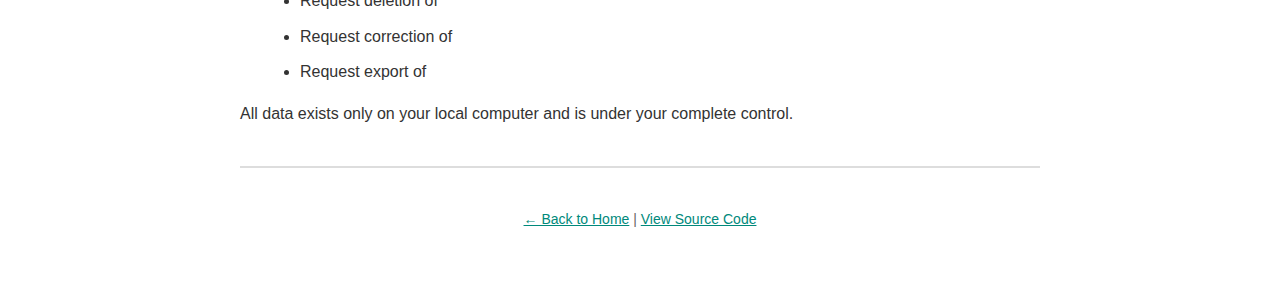
<file: docs/privacy.html>
<!DOCTYPE html>
<html lang="en">
<head>
    <meta charset="UTF-8">
    <meta name="viewport" content="width=device-width, initial-scale=1.0">
    <title>Privacy Policy - LinkedIn Connection Request Tracker</title>
    <style>
        body {
            font-family: -apple-system, BlinkMacSystemFont, 'Segoe UI', Roboto, Oxygen, Ubuntu, Cantarell, sans-serif;
            line-height: 1.6;
            color: #333;
            max-width: 800px;
            margin: 0 auto;
            padding: 40px 20px;
        }
        h1 {
            color: #00897b;
            border-bottom: 3px solid #00897b;
            padding-bottom: 10px;
        }
        h2 {
            color: #00897b;
            margin-top: 30px;
        }
        .last-updated {
            color: #666;
            font-style: italic;
        }
        ul {
            margin-left: 20px;
        }
        li {
            margin-bottom: 10px;
        }
        .highlight {
            background: #fff3cd;
            padding: 15px;
            border-left: 4px solid #00897b;
            margin: 20px 0;
        }
        a {
            color: #00897b;
        }
    </style>
</head>
<body>
    <h1>Privacy Policy</h1>
    <p class="last-updated"><strong>Last updated: February 4, 2026</strong></p>
    
    <div class="highlight">
        <p><strong>TL;DR:</strong> We don't collect, store, or transmit any of your data. Everything stays on your computer. Period.</p>
    </div>

    <h2>1. Introduction</h2>
    <p>LinkedIn Connection Request Tracker ("the Extension") is committed to protecting your privacy. This privacy policy explains how the Extension handles your data.</p>

    <h2>2. Data Collection</h2>
    <p>The Extension does <strong>NOT</strong> collect, store, or transmit any personal data to external servers. We have zero access to your information.</p>

    <h2>3. Local Storage</h2>
    <p>The Extension stores the following data <strong>locally</strong> on your computer using Chrome's Storage API:</p>
    <ul>
        <li><strong>Connection request timestamps:</strong> A list of timestamps when you sent connection requests on LinkedIn</li>
        <li><strong>Last sync time:</strong> When you last synced with LinkedIn (to prevent duplicate syncs)</li>
    </ul>
    <p><strong>Important:</strong> This data never leaves your computer. It is not sent to any server, database, or third party.</p>

    <h2>4. Data We Do NOT Collect</h2>
    <p>We do NOT collect:</p>
    <ul>
        <li>Your name or email address</li>
        <li>LinkedIn credentials or passwords</li>
        <li>Profile information</li>
        <li>Connection request recipients</li>
        <li>Any personally identifiable information (PII)</li>
        <li>Browsing history</li>
        <li>Analytics or usage statistics</li>
    </ul>

    <h2>5. Permissions Explained</h2>
    <p>The Extension requests the following Chrome permissions:</p>
    <ul>
        <li><strong>storage:</strong> To save your connection request count locally in your browser</li>
        <li><strong>activeTab:</strong> To interact with the active LinkedIn tab and display the counter widget</li>
        <li><strong>Host Permission (linkedin.com):</strong> To only function on LinkedIn.com pages</li>
    </ul>
    <p>These permissions are used <strong>solely</strong> for the Extension's core functionality and nothing else.</p>

    <h2>6. Third-Party Services</h2>
    <p>The Extension does not use any third-party services, analytics, or tracking tools. There are:</p>
    <ul>
        <li>No Google Analytics</li>
        <li>No advertising networks</li>
        <li>No data sharing with third parties</li>
        <li>No external API calls</li>
    </ul>

    <h2>7. Data Security</h2>
    <p>Since all data is stored locally on your computer using Chrome's secure storage API, the security of your data depends on:</p>
    <ul>
        <li>Your computer's security</li>
        <li>Chrome's built-in security features</li>
        <li>Your Chrome profile access controls</li>
    </ul>

    <h2>8. Data Deletion</h2>
    <p>You can delete all Extension data at any time by:</p>
    <ul>
        <li><strong>Option 1:</strong> Uninstalling the Extension (removes all stored data)</li>
        <li><strong>Option 2:</strong> Clearing Chrome's browsing data for "Hosted app data"</li>
        <li><strong>Option 3:</strong> Opening Chrome DevTools (F12) and manually clearing Chrome storage</li>
    </ul>

    <h2>9. Children's Privacy</h2>
    <p>The Extension is not intended for users under the age of 13. We do not knowingly collect data from children.</p>

    <h2>10. Open Source</h2>
    <p>The Extension is open source. You can review the complete source code to verify that:</p>
    <ul>
        <li>No data is sent to external servers</li>
        <li>No tracking or analytics are implemented</li>
        <li>Only local storage is used</li>
    </ul>
    <p>Source code available at: <a href="https://github.com/yourusername/linkedin-tracker">GitHub Repository</a></p>

    <h2>11. Changes to This Policy</h2>
    <p>We may update this privacy policy from time to time. Any changes will be posted on this page with an updated "Last updated" date.</p>

    <h2>12. LinkedIn Affiliation</h2>
    <p>This Extension is <strong>not affiliated with, endorsed by, or sponsored by LinkedIn Corporation</strong>. LinkedIn is a registered trademark of LinkedIn Corporation.</p>

    <h2>13. Contact Information</h2>
    <p>If you have questions about this privacy policy or the Extension, please contact:</p>
    <ul>
        <li><strong>Email:</strong> your-email@example.com</li>
        <li><strong>GitHub:</strong> <a href="https://github.com/yourusername/linkedin-tracker/issues">Report an Issue</a></li>
    </ul>

    <h2>14. Your Rights</h2>
    <p>Since we don't collect any data, there is no data for you to:</p>
    <ul>
        <li>Request access to</li>
        <li>Request deletion of</li>
        <li>Request correction of</li>
        <li>Request export of</li>
    </ul>
    <p>All data exists only on your local computer and is under your complete control.</p>

    <hr style="margin: 40px 0; border: 1px solid #ddd;">

    <p style="text-align: center; color: #666; font-size: 14px;">
        <a href="index.html">← Back to Home</a> | 
        <a href="https://github.com/yourusername/linkedin-tracker">View Source Code</a>
    </p>
</body>
</html>
</file>
